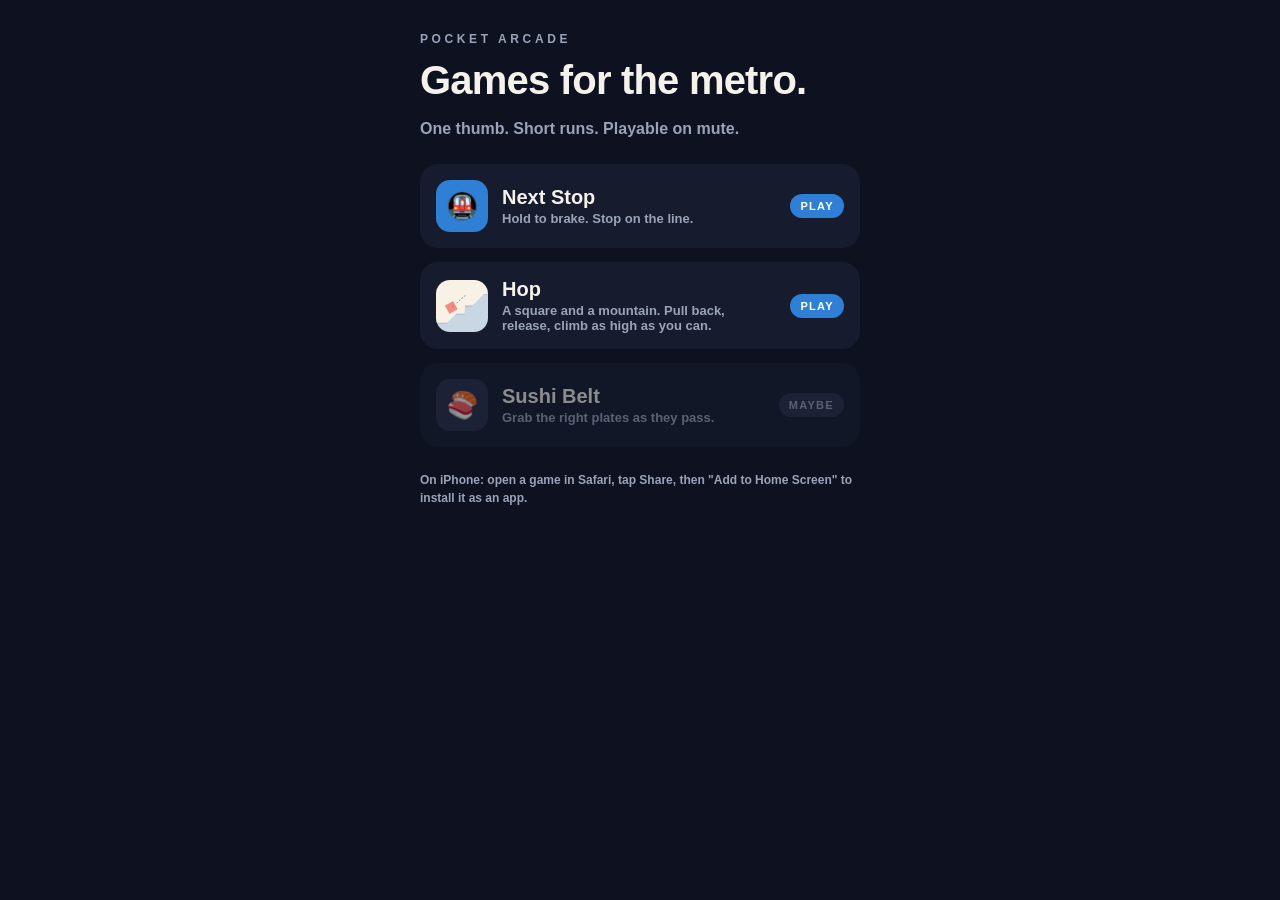
<file: index.html>
<!doctype html>
<html lang="en">
<head>
<meta charset="utf-8">
<meta name="viewport" content="width=device-width, initial-scale=1, viewport-fit=cover">
<meta name="theme-color" content="#0d1120">
<title>Pocket Arcade</title>
<style>
  :root { --bg:#0d1120; --fg:#f4f2ea; --muted:#9aa3b8; --panel:#161c2e; }
  * { box-sizing:border-box; margin:0; padding:0; }
  body { min-height:100vh; background:var(--bg); color:var(--fg); font-family:-apple-system,BlinkMacSystemFont,"SF Pro Rounded","Segoe UI",Roboto,Helvetica,Arial,sans-serif; padding:calc(env(safe-area-inset-top,0px) + 32px) 20px calc(env(safe-area-inset-bottom,0px) + 32px); }
  main { max-width:440px; margin:0 auto; display:flex; flex-direction:column; gap:14px; }
  .eyebrow { font-size:12px; font-weight:800; letter-spacing:.3em; color:var(--muted); }
  h1 { font-size:40px; font-weight:900; letter-spacing:-.02em; line-height:1; margin-bottom:6px; }
  p.sub { color:var(--muted); font-weight:600; margin-bottom:12px; }
  a.card, div.card { display:flex; align-items:center; gap:14px; padding:16px; border-radius:18px; background:var(--panel); color:inherit; text-decoration:none; }
  .card .ico { width:52px; height:52px; border-radius:14px; flex:none; display:grid; place-items:center; font-size:26px; object-fit:cover; }
  .card .t { font-size:20px; font-weight:900; }
  .card .d { color:var(--muted); font-size:13px; font-weight:600; margin-top:2px; }
  .card .tag { margin-left:auto; font-size:11px; font-weight:800; letter-spacing:.12em; padding:6px 10px; border-radius:999px; background:#2f7fd6; color:#fff; flex:none; }
  .card.soon { opacity:.55; }
  .card.soon .tag { background:#2a3149; color:var(--muted); }
  footer { color:var(--muted); font-size:12px; font-weight:600; margin-top:10px; line-height:1.5; }
</style>
</head>
<body>
<main>
  <div class="eyebrow">POCKET ARCADE</div>
  <h1>Games for the metro.</h1>
  <p class="sub">One thumb. Short runs. Playable on mute.</p>
  <a class="card" href="next-stop/">
    <div class="ico" style="background:#2f7fd6">🚇</div>
    <div><div class="t">Next Stop</div><div class="d">Hold to brake. Stop on the line.</div></div>
    <div class="tag">PLAY</div>
  </a>
  <a class="card" href="hop/">
    <img class="ico" src="hop/icon-192.png" alt="" width="52" height="52">
    <div><div class="t">Hop</div><div class="d">A square and a mountain. Pull back, release, climb as high as you can.</div></div>
    <div class="tag">PLAY</div>
  </a>
  <div class="card soon">
    <div class="ico" style="background:#2a3149">🍣</div>
    <div><div class="t">Sushi Belt</div><div class="d">Grab the right plates as they pass.</div></div>
    <div class="tag">MAYBE</div>
  </div>
  <footer>On iPhone: open a game in Safari, tap Share, then "Add to Home Screen" to install it as an app.</footer>
</main>
</body>
</html>
</file>
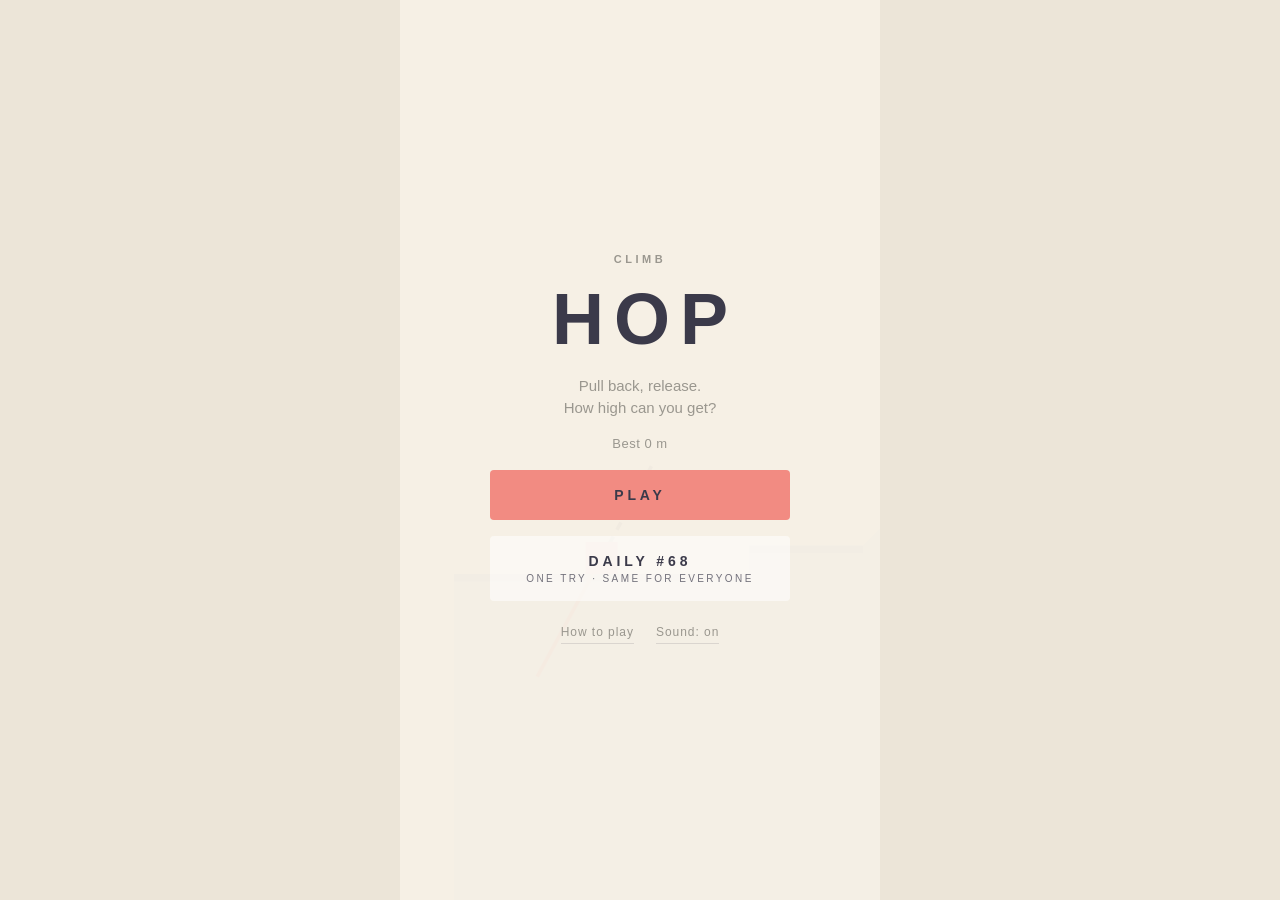
<file: hop/index.html>
<!doctype html>
<html lang="en">
<head>
<meta charset="utf-8">
<meta name="viewport" content="width=device-width, initial-scale=1, maximum-scale=1, user-scalable=no, viewport-fit=cover">
<meta name="apple-mobile-web-app-capable" content="yes">
<meta name="mobile-web-app-capable" content="yes">
<meta name="apple-mobile-web-app-status-bar-style" content="black-translucent">
<meta name="apple-mobile-web-app-title" content="Hop">
<meta name="theme-color" content="#f7f1e6">
<meta name="description" content="Pull back, release, climb the mountain. A one-thumb slingshot climber for the metro.">
<title>Hop</title>
<link rel="manifest" href="manifest.webmanifest">
<link rel="apple-touch-icon" href="icon-180.png">
<link rel="icon" href="icon-192.png">
<link rel="stylesheet" href="style.css">
</head>
<body>
<div id="game">
  <canvas id="c"></canvas>

  <div id="hud" class="layer hidden">
    <div class="hud-top">
      <div class="label" id="hud-mode">PAPER</div>
      <div class="score-wrap"><div id="hud-score" class="score">0</div><div id="hud-combo" class="combo"></div></div>
      <div class="label right" id="hud-best">BEST 0</div>
    </div>
    <div class="hud-bottom">
      <div id="hud-hint" class="hint">Pull back and release</div>
    </div>
  </div>

  <div id="menu" class="layer overlay">
    <div class="eyebrow">Climb</div>
    <h1 class="title">HOP</h1>
    <p class="sub">Pull back, release.<br>How high can you get?</p>
    <div class="stats" id="m-stats"></div>
    <button class="btn" id="play">Play</button>
    <button class="btn secondary" id="daily">Daily</button>
    <div class="row"><button class="link" id="help-btn">How to play</button><button class="link" id="sound-btn">Sound: on</button></div>
  </div>

  <div id="over" class="layer overlay hidden">
    <div class="eyebrow" id="o-eyebrow">Missed</div>
    <div class="reason" id="o-title">Fell short</div>
    <div class="big" id="o-stats">0 m</div>
    <div class="bestline" id="o-best"></div>
    <div class="strip" id="o-strip"></div>
    <div class="unlock" id="o-unlock"></div>
    <button class="btn" id="o-again">AGAIN</button>
    <button class="btn" id="o-share">SHARE</button>
    <button class="btn secondary" id="o-menu">MENU</button>
  </div>

  <div id="pause" class="layer overlay hidden">
    <div class="reason">Paused</div>
    <p class="sub">Tap to resume</p>
  </div>

  <div id="help" class="layer overlay hidden">
    <div class="card">
      <div><b>Press</b> anywhere and <b>pull back</b>, like a slingshot. The square launches the opposite way. Pull further for more speed.</div>
      <div>Gravity does the rest: it spins in the air, bounces where it lands, and slides to a stop.</div>
      <div><b>Ledges</b> are safe. Ramps and missed steps slide you back down to the last one. From 50 m up, gaps divide the mountains: fall into one and the run ends.</div>
      <div>Your score is the <b>highest point</b> you reach. The best height is kept.</div>
      <div>Every day has one <b>Daily</b> mountain, the same for everyone. One try.</div>
      <button class="btn secondary" id="help-close" style="margin-top:6px">Got it</button>
    </div>
  </div>
</div>
<script src="data.js"></script>
<script src="game.js"></script>
</body>
</html>
</file>
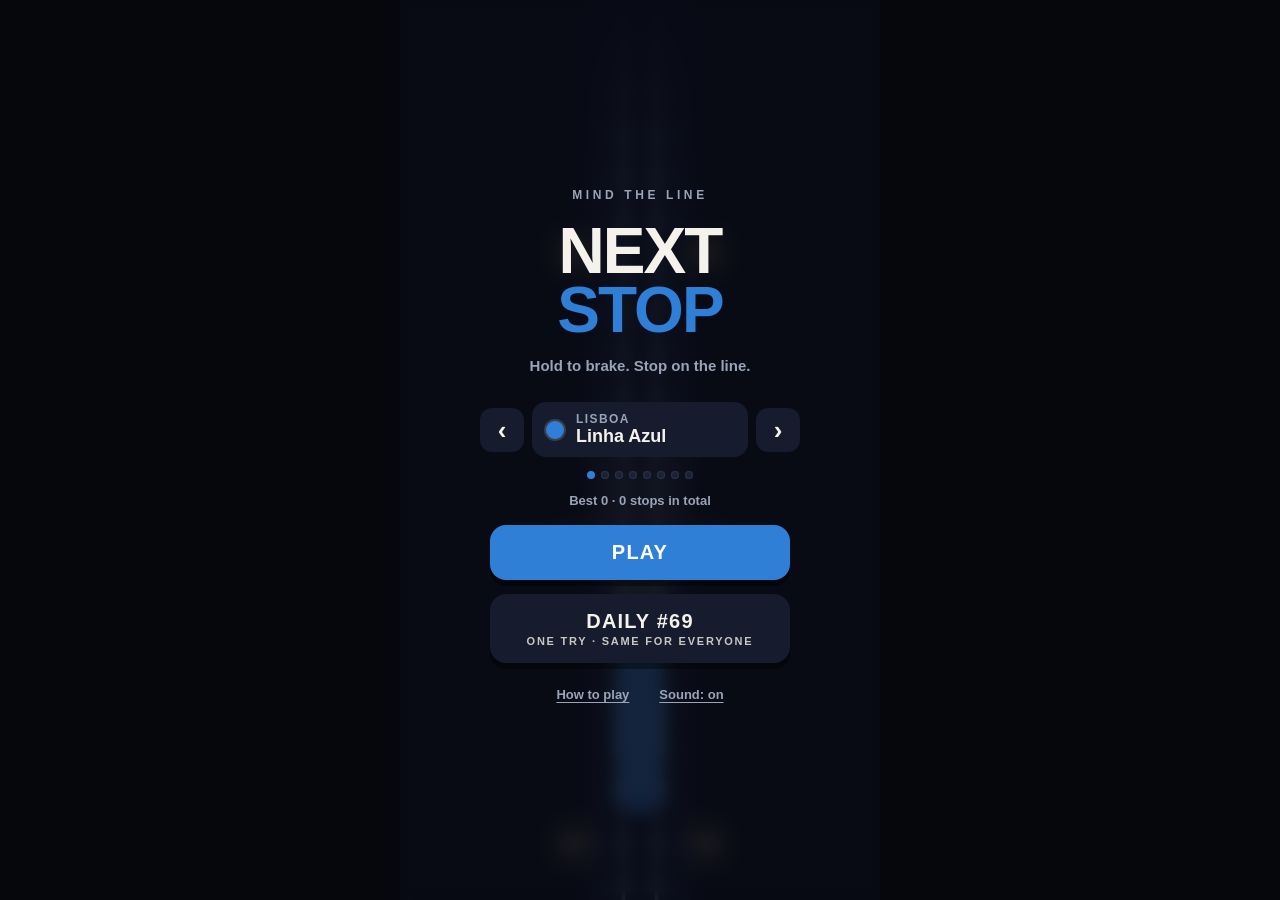
<file: next-stop/index.html>
<!doctype html>
<html lang="en">
<head>
<meta charset="utf-8">
<meta name="viewport" content="width=device-width, initial-scale=1, maximum-scale=1, user-scalable=no, viewport-fit=cover">
<meta name="apple-mobile-web-app-capable" content="yes">
<meta name="mobile-web-app-capable" content="yes">
<meta name="apple-mobile-web-app-status-bar-style" content="black-translucent">
<meta name="apple-mobile-web-app-title" content="Next Stop">
<meta name="theme-color" content="#0d1120">
<meta name="description" content="Hold to brake. Stop on the line. A one-thumb metro game for the metro.">
<title>Next Stop</title>
<link rel="manifest" href="manifest.webmanifest">
<link rel="apple-touch-icon" href="icon-180.png">
<link rel="icon" href="icon-192.png">
<link rel="stylesheet" href="style.css">
</head>
<body>
<div id="game">
  <canvas id="c"></canvas>

  <div id="hud" class="layer hidden">
    <div>
      <div class="hud-top">
        <div class="pill"><span class="dot" id="hud-dot"></span><span id="hud-line">Linha Azul</span></div>
        <div class="score-wrap"><div id="hud-score" class="score">0</div><div id="hud-stops" class="stops">0 STATIONS</div></div>
      </div>
      <div class="hud-next-wrap"><span id="hud-next-label">NEXT</span><span id="hud-next" class="hud-next">—</span><span id="hud-flags"></span></div>
    </div>
    <div class="hud-bottom">
      <div id="hud-streak" class="streak"></div>
      <div id="hud-hint" class="hint">HOLD TO BRAKE</div>
    </div>
  </div>

  <div id="menu" class="layer overlay">
    <div class="eyebrow">MIND THE LINE</div>
    <h1 class="title">NEXT<br><span>STOP</span></h1>
    <p class="sub">Hold to brake. Stop on the line.</p>
    <div class="picker">
      <button class="arrow" id="prev" aria-label="Previous line">‹</button>
      <div class="line-card"><span class="dot" id="m-dot"></span><div style="min-width:0"><div class="city" id="m-city">LISBOA</div><div class="lname" id="m-name">Linha Azul</div></div></div>
      <button class="arrow" id="next" aria-label="Next line">›</button>
    </div>
    <div class="dots" id="m-dots"></div>
    <div class="stats" id="m-stats"></div>
    <button class="btn" id="play">PLAY</button>
    <button class="btn secondary" id="daily">DAILY</button>
    <div class="row"><button class="link" id="help-btn">How to play</button><button class="link" id="sound-btn">Sound: on</button></div>
  </div>

  <div id="over" class="layer overlay hidden">
    <div class="eyebrow" id="o-eyebrow">END OF SERVICE</div>
    <div class="reason" id="o-title">Overshot</div>
    <div class="big" id="o-stats">0 stations · 0 perfect · 0 pts</div>
    <div class="best" id="o-best"></div>
    <div class="strip" id="o-strip"></div>
    <div class="unlock" id="o-unlock"></div>
    <button class="btn" id="o-again">AGAIN</button>
    <button class="btn" id="o-share">SHARE</button>
    <button class="btn secondary" id="o-menu">MENU</button>
  </div>

  <div id="pause" class="layer overlay hidden">
    <div class="reason">PAUSED</div>
    <p class="sub">Tap to resume</p>
  </div>

  <div id="help" class="layer overlay hidden">
    <div class="card">
      <div><b>Hold</b> anywhere to brake. <b>Release</b> to coast. You can pump the brake.</div>
      <div>Stop with the <b>front of the train on the white line</b>.</div>
      <div><span class="k" style="background:rgba(255,255,255,.8)"></span><b>Perfect</b> is the thin bright band: 3 points plus your streak.</div>
      <div><span class="k" style="background:rgba(47,127,214,.8)"></span><b>Good</b> is the wide band: 1 point, streak resets.</div>
      <div>Overshoot the band, or stop before it, and the run ends.</div>
      <div><b style="color:#5aa9ff">WET RAILS</b> means weak brakes. Brake early.</div>
      <div><b style="color:#ff6b7a">SKIP</b> stations have no stop line. Drive straight through.</div>
      <div>Every day has one <b>Daily</b> run, the same for everyone. One try.</div>
      <button class="btn secondary" id="help-close" style="margin-top:6px">GOT IT</button>
    </div>
  </div>
</div>
<script src="lines.js"></script>
<script src="game.js"></script>
</body>
</html>
</file>
<file: hop/style.css>
#game {
  --bg: #f7f1e6;
  --ink: #3b3a4a;
  --muted: #9a978f;
  --line: rgba(59,58,74,.14);
  --panel: rgba(255,255,255,.55);
  --overlay: rgba(247,241,230,.94);
  --accent: #f28b82;
  --miss: #e88a8a;
  --sat: env(safe-area-inset-top, 0px);
  --sab: env(safe-area-inset-bottom, 0px);
}
#game[data-theme="dark"] {
  --bg: #514e75;
  --ink: #f3efe8;
  --muted: #b6b3c9;
  --line: rgba(243,239,232,.22);
  --panel: rgba(255,255,255,.08);
  --overlay: rgba(81,78,117,.94);
}
* { box-sizing: border-box; margin: 0; padding: 0; }
html, body {
  height: 100%;
  background: #ece5d8;
  color: #3b3a4a;
  font-family: -apple-system, "SF Pro Display", "SF Pro Text", "Helvetica Neue", Helvetica, Arial, sans-serif;
  overflow: hidden;
  -webkit-user-select: none; user-select: none;
  -webkit-touch-callout: none;
  -webkit-tap-highlight-color: transparent;
  touch-action: none;
  overscroll-behavior: none;
  -webkit-text-size-adjust: 100%;
}
#game { position: relative; width: 100%; max-width: 480px; height: 100vh; height: 100dvh; margin: 0 auto; background: var(--bg); overflow: hidden; color: var(--ink); }
#c { position: absolute; inset: 0; width: 100%; height: 100%; display: block; touch-action: none; }
.layer { position: absolute; inset: 0; }
.hidden { display: none !important; }
.label { font-size: 11px; font-weight: 600; letter-spacing: .26em; text-transform: uppercase; color: var(--muted); white-space: nowrap; }

/* ---------- HUD ---------- */
#hud { pointer-events: none; display: flex; flex-direction: column; justify-content: space-between; padding: calc(var(--sat) + 18px) 20px calc(var(--sab) + 22px); }
.hud-top { position: relative; display: flex; justify-content: space-between; align-items: flex-start; min-height: 70px; padding-top: 6px; }
.label.right { text-align: right; }
.score-wrap { position: absolute; left: 50%; top: 0; transform: translateX(-50%); text-align: center; display: flex; flex-direction: column; align-items: center; gap: 4px; }
.score { font-size: 56px; font-weight: 300; line-height: 1; letter-spacing: -.02em; font-variant-numeric: tabular-nums; color: var(--ink); white-space: nowrap; }
.score.mid { font-size: 46px; }
.score.long { font-size: 36px; padding-top: 8px; }
.combo { font-size: 11px; font-weight: 600; letter-spacing: .26em; text-transform: uppercase; min-height: 14px; color: var(--accent); }
.combo.stroke { color: var(--muted); }
.hud-bottom { display: flex; flex-direction: column; align-items: center; gap: 10px; }
.hint { font-size: 11px; font-weight: 600; letter-spacing: .3em; text-transform: uppercase; color: var(--ink); padding: 12px 22px; background: var(--panel); animation: pulse 1.6s ease-in-out infinite; }
.hint.on { color: var(--ink); background: var(--accent); animation: none; }
@keyframes pulse { 0%,100% { opacity: .6; } 50% { opacity: 1; } }

/* ---------- overlays ---------- */
.overlay { background: var(--overlay); display: flex; flex-direction: column; align-items: center; justify-content: center; text-align: center; padding: calc(var(--sat) + 24px) 28px calc(var(--sab) + 28px); gap: 16px; color: var(--ink); }
.eyebrow { font-size: 11px; font-weight: 600; letter-spacing: .32em; text-transform: uppercase; color: var(--muted); }
h1.title { font-size: 72px; line-height: 1; font-weight: 700; letter-spacing: .14em; margin: 2px 0 4px 0.14em; color: var(--ink); }
.sub { color: var(--muted); font-weight: 400; font-size: 15px; line-height: 1.5; }
.picker { display: flex; align-items: center; gap: 10px; margin-top: 12px; width: min(100%, 320px); }
.arrow { pointer-events: auto; flex: none; width: 44px; height: 44px; border-radius: 50%; border: 0; background: var(--panel); color: var(--ink); font-size: 22px; font-weight: 300; line-height: 1; }
.arrow:active { opacity: .7; }
.char-card { flex: 1; display: flex; align-items: center; gap: 14px; padding: 10px 18px; border-radius: 22px; background: var(--panel); text-align: left; min-width: 0; }
.char-card canvas { width: 56px; height: 56px; flex: none; }
.char-card .kind { font-size: 10px; font-weight: 600; letter-spacing: .26em; text-transform: uppercase; color: var(--muted); }
.char-card .cname { font-size: 22px; font-weight: 400; letter-spacing: .02em; white-space: nowrap; overflow: hidden; text-overflow: ellipsis; margin-top: 2px; }
.dots { display: flex; gap: 8px; }
.dots span { width: 6px; height: 6px; background: var(--line); }
.dots span.on { background: var(--accent); }
.dots span.locked { background: transparent; box-shadow: inset 0 0 0 1px var(--line); }
.stats { color: var(--muted); font-weight: 400; font-size: 13px; letter-spacing: .04em; min-height: 18px; }
.btn { pointer-events: auto; width: min(100%, 300px); padding: 17px 20px; border-radius: 4px; border: 0; font: inherit; font-weight: 600; font-size: 14px; letter-spacing: .28em; text-transform: uppercase; color: var(--ink); background: var(--accent); }
.btn:active { opacity: .75; }
.btn.secondary { background: var(--panel); color: var(--ink); }
.btn[disabled] { opacity: .35; }
.btn small { display: block; font-size: 10px; font-weight: 500; letter-spacing: .24em; opacity: .7; margin-top: 4px; }
.row { display: flex; gap: 22px; margin-top: 4px; }
.link { pointer-events: auto; background: none; border: 0; color: var(--muted); font: inherit; font-weight: 500; font-size: 12px; letter-spacing: .08em; text-decoration: none; border-bottom: 1px solid var(--line); padding: 4px 0; }

#over .reason { font-size: 30px; font-weight: 300; line-height: 1.15; letter-spacing: -.01em; }
#over .big { font-size: 15px; font-weight: 400; color: var(--muted); letter-spacing: .04em; }
#over .bestline { color: var(--accent); font-weight: 600; letter-spacing: .28em; font-size: 11px; text-transform: uppercase; }
#over .unlock { color: var(--muted); font-weight: 400; font-size: 13px; }
#over .strip { display: flex; flex-wrap: wrap; justify-content: center; gap: 6px; max-width: 280px; }
#over .strip span { width: 8px; height: 8px; background: var(--accent); opacity: 1; }
#over .strip span.p { background: var(--accent); opacity: 1; }
#over .strip span.x { background: var(--miss); opacity: 1; }
#over .strip span.b { background: var(--muted); opacity: .6; }
#pause .reason { font-size: 28px; font-weight: 300; letter-spacing: .3em; text-transform: uppercase; }
#help .card { background: var(--panel); border-radius: 6px; padding: 22px; text-align: left; max-width: 320px; width: 100%; display: flex; flex-direction: column; gap: 10px; font-size: 14.5px; line-height: 1.5; font-weight: 400; color: var(--ink); }
#help .card b { font-weight: 600; }
</file>
<file: next-stop/style.css>
:root {
  --bg: #0d1120;
  --fg: #f4f2ea;
  --muted: #9aa3b8;
  --accent: #2f7fd6;
  --panel: #161c2e;
  --sat: env(safe-area-inset-top, 0px);
  --sab: env(safe-area-inset-bottom, 0px);
}
* { box-sizing: border-box; margin: 0; padding: 0; }
html, body {
  height: 100%;
  background: #05070d;
  color: var(--fg);
  font-family: -apple-system, BlinkMacSystemFont, "SF Pro Rounded", "Segoe UI", Roboto, Helvetica, Arial, sans-serif;
  overflow: hidden;
  -webkit-user-select: none; user-select: none;
  -webkit-touch-callout: none;
  -webkit-tap-highlight-color: transparent;
  touch-action: none;
  overscroll-behavior: none;
  -webkit-text-size-adjust: 100%;
}
#game {
  position: relative;
  width: 100%;
  max-width: 480px;
  height: 100vh;
  height: 100dvh;
  margin: 0 auto;
  background: var(--bg);
  overflow: hidden;
}
canvas { position: absolute; inset: 0; width: 100%; height: 100%; display: block; touch-action: none; }
.layer { position: absolute; inset: 0; }
.hidden { display: none !important; }

/* ---------- HUD ---------- */
#hud {
  pointer-events: none;
  display: flex; flex-direction: column; justify-content: space-between;
  padding: calc(var(--sat) + 10px) 14px calc(var(--sab) + 16px);
  text-shadow: 0 2px 6px rgba(0,0,0,.6);
}
.hud-top { display: flex; align-items: flex-start; justify-content: space-between; }
.pill { display: inline-flex; align-items: center; gap: 8px; padding: 6px 12px; border-radius: 999px; background: rgba(10,13,24,.75); font-weight: 700; font-size: 13px; letter-spacing: .02em; }
.dot { width: 12px; height: 12px; border-radius: 50%; background: var(--accent); flex: none; box-shadow: 0 0 0 2px rgba(255,255,255,.15); }
.score-wrap { text-align: right; }
.score { font-size: 38px; font-weight: 900; line-height: 1; letter-spacing: -.02em; font-variant-numeric: tabular-nums; }
.stops { font-size: 12px; color: var(--muted); font-weight: 700; margin-top: 3px; letter-spacing: .04em; }
.hud-next-wrap { margin-top: 10px; font-size: 14px; color: var(--muted); font-weight: 700; letter-spacing: .06em; display: flex; flex-wrap: wrap; align-items: center; gap: 6px 8px; }
.hud-next { color: var(--fg); font-size: 18px; letter-spacing: 0; }
.flag { font-size: 11px; padding: 3px 8px; border-radius: 6px; letter-spacing: .06em; color: #fff; }
.flag.wet { background: #2f7fd6; }
.flag.skip { background: #e63946; }
.hud-bottom { display: flex; flex-direction: column; align-items: center; gap: 10px; }
.streak { font-weight: 900; font-size: 18px; color: #ffd166; letter-spacing: .08em; min-height: 22px; }
.hint { font-weight: 800; font-size: 14px; letter-spacing: .18em; color: #fff; padding: 10px 18px; border-radius: 999px; border: 2px solid rgba(255,255,255,.55); animation: pulse 1.2s ease-in-out infinite; }
.hint.on { border-color: #ff3b3b; color: #ff5c5c; animation: none; }
@keyframes pulse { 0%,100% { opacity: .55; transform: scale(1); } 50% { opacity: 1; transform: scale(1.04); } }

/* ---------- overlays ---------- */
.overlay {
  background: rgba(8,11,20,.80);
  -webkit-backdrop-filter: blur(8px); backdrop-filter: blur(8px);
  display: flex; flex-direction: column; align-items: center; justify-content: center; text-align: center;
  padding: calc(var(--sat) + 24px) 24px calc(var(--sab) + 28px);
  gap: 14px;
}
.eyebrow { font-size: 12px; font-weight: 800; letter-spacing: .3em; color: var(--muted); }
h1.title { font-size: 64px; line-height: .92; font-weight: 900; letter-spacing: -.03em; margin: 6px 0 4px; }
h1.title span { color: var(--accent); }
.sub { color: var(--muted); font-weight: 600; font-size: 15px; }
.picker { display: flex; align-items: center; gap: 8px; margin-top: 14px; width: min(100%, 320px); }
.arrow { pointer-events: auto; flex: none; width: 44px; height: 44px; border-radius: 12px; border: 0; background: var(--panel); color: var(--fg); font-size: 26px; font-weight: 900; line-height: 1; }
.arrow:active { background: #232b44; }
.line-card { flex: 1; display: flex; align-items: center; gap: 12px; padding: 10px 14px; border-radius: 14px; background: var(--panel); text-align: left; min-width: 0; }
.line-card .dot { width: 18px; height: 18px; }
.line-card .city { font-size: 12px; font-weight: 800; letter-spacing: .12em; color: var(--muted); }
.line-card .lname { font-size: 18px; font-weight: 900; white-space: nowrap; overflow: hidden; text-overflow: ellipsis; }
.dots { display: flex; gap: 6px; }
.dots span { width: 8px; height: 8px; border-radius: 50%; background: #2a3149; }
.dots span.on { background: var(--accent); }
.dots span.locked { background: #1c2236; box-shadow: inset 0 0 0 1px #2a3149; }
.stats { color: var(--muted); font-weight: 700; font-size: 13px; min-height: 18px; }
.btn {
  pointer-events: auto; width: min(100%, 300px); padding: 16px 20px; border-radius: 16px; border: 0;
  font: inherit; font-weight: 900; font-size: 20px; letter-spacing: .06em; color: #fff; background: var(--accent);
  box-shadow: 0 6px 0 rgba(0,0,0,.4);
}
.btn:active { transform: translateY(3px); box-shadow: 0 3px 0 rgba(0,0,0,.4); }
.btn.secondary { background: var(--panel); color: var(--fg); }
.btn[disabled] { opacity: .45; }
.btn small { display: block; font-size: 11px; font-weight: 700; letter-spacing: .16em; opacity: .8; margin-top: 2px; }
.row { display: flex; gap: 18px; margin-top: 4px; }
.link { pointer-events: auto; background: none; border: 0; color: var(--muted); font: inherit; font-weight: 700; font-size: 13px; text-decoration: underline; text-underline-offset: 3px; padding: 6px; }

#over .reason { font-size: 30px; font-weight: 900; line-height: 1.1; letter-spacing: -.01em; }
#over .big { font-size: 18px; font-weight: 800; }
#over .best { color: #ffd166; font-weight: 900; letter-spacing: .1em; font-size: 14px; }
#over .unlock { color: var(--muted); font-weight: 700; font-size: 13px; }
#over .strip { font-size: 18px; letter-spacing: 2px; line-height: 1.6; word-break: break-all; max-width: 300px; }
#pause .reason { font-size: 34px; font-weight: 900; letter-spacing: .1em; }
#help { justify-content: center; }
#help .card { background: var(--panel); border-radius: 18px; padding: 20px; text-align: left; max-width: 320px; width: 100%; display: flex; flex-direction: column; gap: 10px; font-size: 15px; line-height: 1.45; }
#help .card b { color: #fff; }
#help .card .k { display: inline-block; width: 12px; height: 12px; border-radius: 3px; vertical-align: -1px; margin-right: 6px; }
</file>
